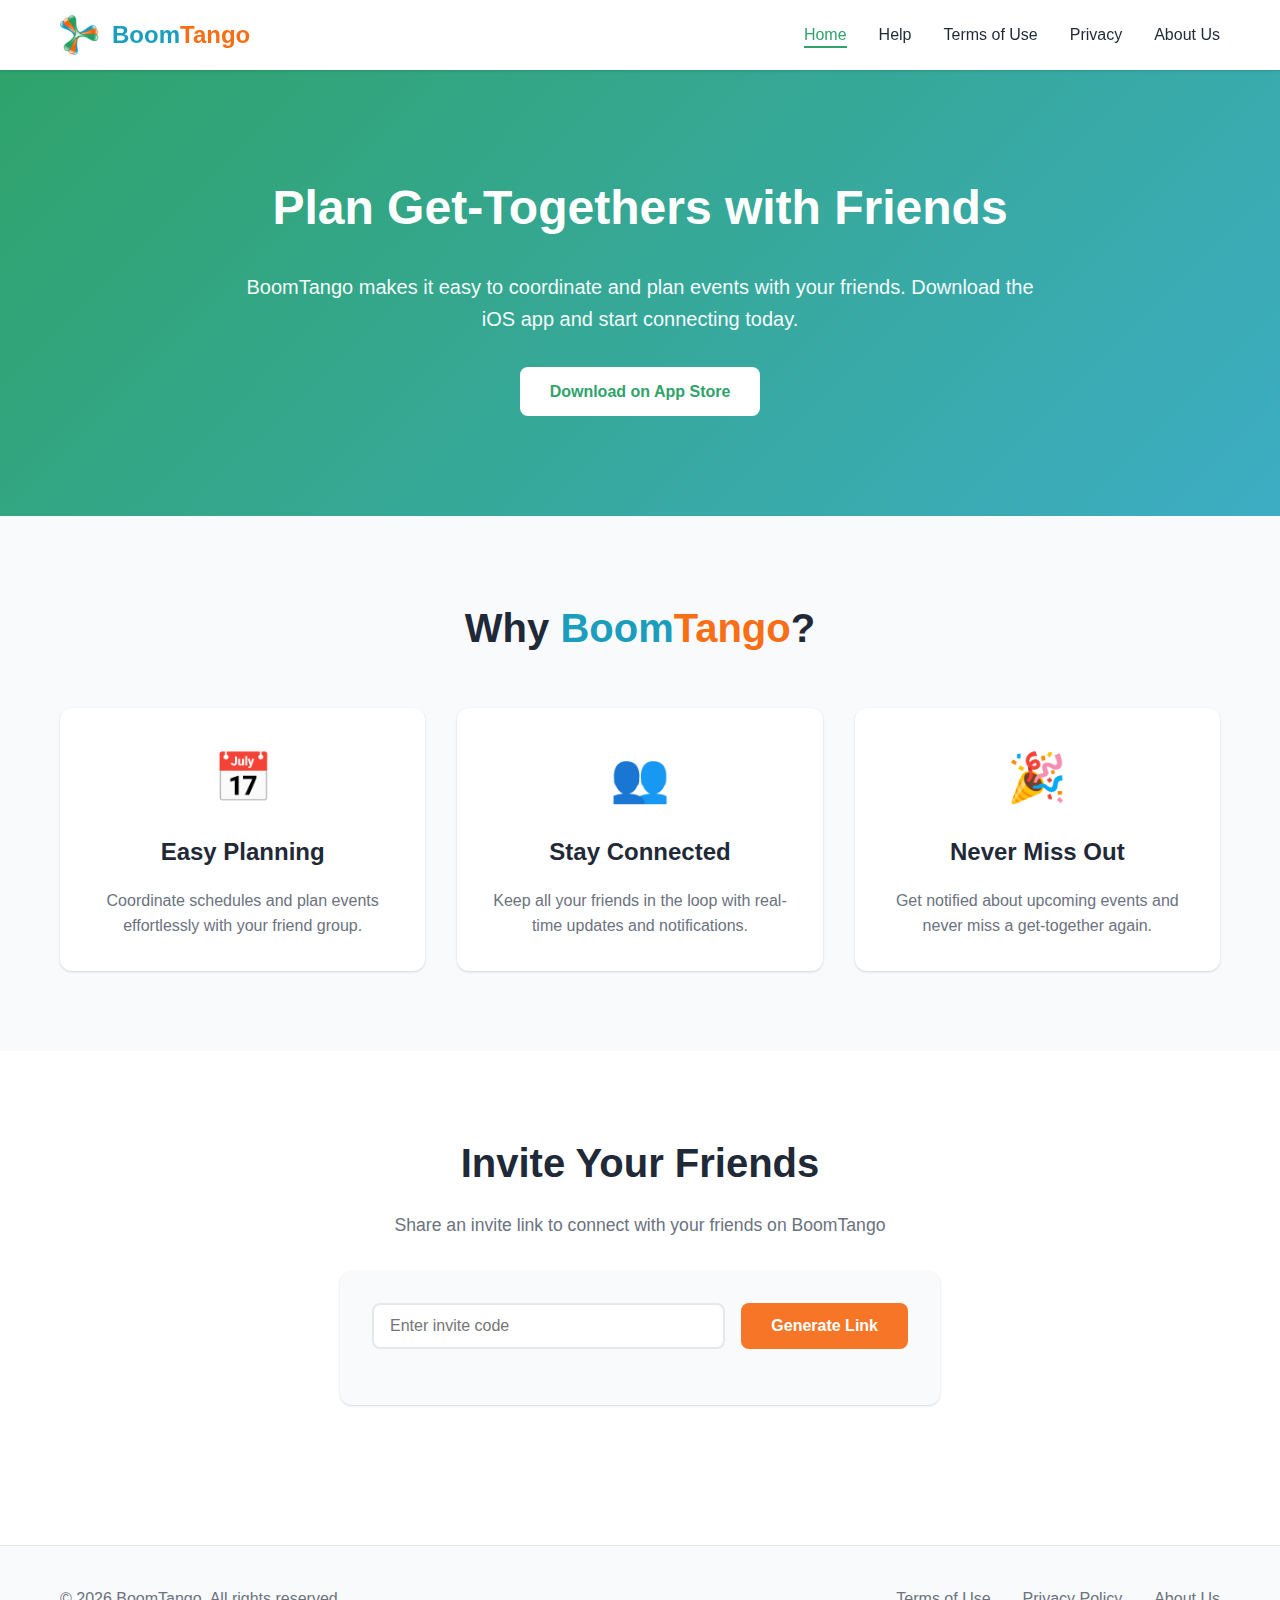
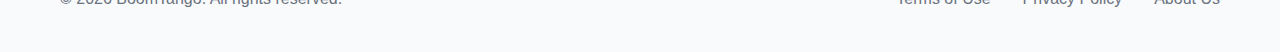
<file: index.html>
<!DOCTYPE html>
<html lang="en">
<head>
    <meta charset="UTF-8">
    <meta name="viewport" content="width=device-width, initial-scale=1.0">
    <title>BoomTango - Plan Get-Togethers with Friends</title>
    <meta name="description" content="BoomTango makes it easy for friends to plan get-togethers. Download the iOS app and start connecting with your friends today.">
    <link rel="icon" type="image/x-icon" href="favicon.ico">
    <link rel="stylesheet" href="styles.css">
</head>
<body>
    <header>
        <nav class="navbar">
            <div class="nav-container">
                <a href="index.html" class="logo">
                    <img src="icon.png" alt="BoomTango Icon">
                    <span class="logo-text"><span class="logo-boom">Boom</span><span class="logo-tango">Tango</span></span>
                </a>
                <ul class="nav-menu">
                    <li><a href="index.html" class="nav-link active">Home</a></li>
                    <li><a href="help.html" class="nav-link">Help</a></li>
                    <li><a href="terms.html" class="nav-link">Terms of Use</a></li>
                    <li><a href="privacy.html" class="nav-link">Privacy</a></li>
                    <li><a href="about.html" class="nav-link">About Us</a></li>
                </ul>
                <button class="mobile-menu-toggle" aria-label="Toggle menu">
                    <span></span>
                    <span></span>
                    <span></span>
                </button>
            </div>
        </nav>
    </header>

    <main>
        <section class="hero">
            <div class="hero-content">
                <h1>Plan Get-Togethers with Friends</h1>
                <p class="hero-subtitle"><span class="logo-boom">Boom</span><span class="logo-tango">Tango</span> makes it easy to coordinate and plan events with your friends. Download the iOS app and start connecting today.</p>
                <div class="cta-buttons">
                    <a href="https://apps.apple.com/app/boomtango" class="btn btn-primary" target="_blank" rel="noopener noreferrer">Download on App Store</a>
                </div>
            </div>
        </section>

        <section class="features">
            <div class="container">
                <h2>Why <span class="logo-boom">Boom</span><span class="logo-tango">Tango</span>?</h2>
                <div class="features-grid">
                    <div class="feature-card">
                        <div class="feature-icon">📅</div>
                        <h3>Easy Planning</h3>
                        <p>Coordinate schedules and plan events effortlessly with your friend group.</p>
                    </div>
                    <div class="feature-card">
                        <div class="feature-icon">👥</div>
                        <h3>Stay Connected</h3>
                        <p>Keep all your friends in the loop with real-time updates and notifications.</p>
                    </div>
                    <div class="feature-card">
                        <div class="feature-icon">🎉</div>
                        <h3>Never Miss Out</h3>
                        <p>Get notified about upcoming events and never miss a get-together again.</p>
                    </div>
                </div>
            </div>
        </section>

        <section class="invite-section">
            <div class="container">
                <h2>Invite Your Friends</h2>
                <p>Share an invite link to connect with your friends on BoomTango</p>
                <div class="invite-container">
                    <div class="invite-input-group">
                        <input type="text" id="inviteCode" placeholder="Enter invite code" class="invite-input">
                        <button onclick="generateInviteLink()" class="btn btn-secondary">Generate Link</button>
                    </div>
                    <div id="inviteResult" class="invite-result"></div>
                </div>
            </div>
        </section>
    </main>

    <footer>
        <div class="container">
            <p>&copy; 2026 BoomTango. All rights reserved.</p>
            <div class="footer-links">
                <a href="terms.html">Terms of Use</a>
                <a href="privacy.html">Privacy Policy</a>
                <a href="about.html">About Us</a>
            </div>
        </div>
    </footer>

    <script src="script.js"></script>
</body>
</html>
</file>
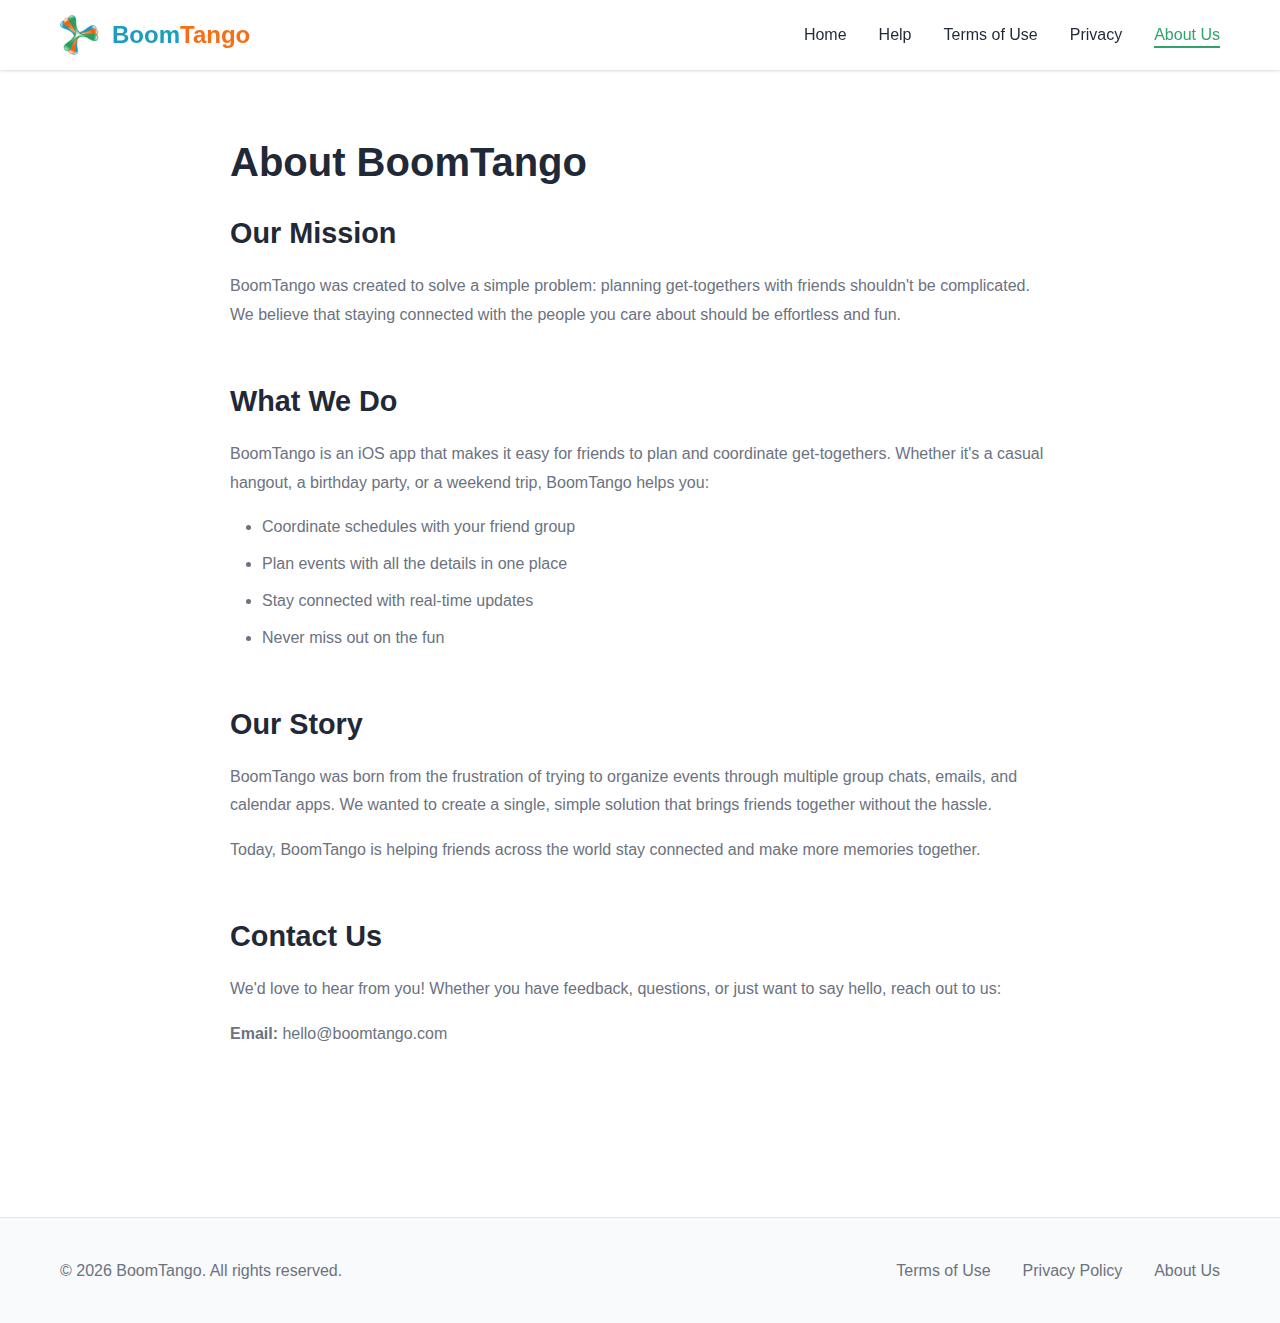
<file: about.html>
<!DOCTYPE html>
<html lang="en">
<head>
    <meta charset="UTF-8">
    <meta name="viewport" content="width=device-width, initial-scale=1.0">
    <title>About Us - BoomTango</title>
    <link rel="icon" type="image/x-icon" href="favicon.ico">
    <link rel="stylesheet" href="styles.css">
</head>
<body>
    <header>
        <nav class="navbar">
            <div class="nav-container">
                <a href="index.html" class="logo">
                    <img src="icon.png" alt="BoomTango Icon">
                    <span class="logo-text"><span class="logo-boom">Boom</span><span class="logo-tango">Tango</span></span>
                </a>
                <ul class="nav-menu">
                    <li><a href="index.html" class="nav-link">Home</a></li>
                    <li><a href="help.html" class="nav-link">Help</a></li>
                    <li><a href="terms.html" class="nav-link">Terms of Use</a></li>
                    <li><a href="privacy.html" class="nav-link">Privacy</a></li>
                    <li><a href="about.html" class="nav-link active">About Us</a></li>
                </ul>
                <button class="mobile-menu-toggle" aria-label="Toggle menu">
                    <span></span>
                    <span></span>
                    <span></span>
                </button>
            </div>
        </nav>
    </header>

    <main>
        <section class="page-content">
            <div class="container">
                <h1>About BoomTango</h1>

                <div class="about-section">
                    <h2>Our Mission</h2>
                    <p>BoomTango was created to solve a simple problem: planning get-togethers with friends shouldn't be complicated. We believe that staying connected with the people you care about should be effortless and fun.</p>
                </div>

                <div class="about-section">
                    <h2>What We Do</h2>
                    <p>BoomTango is an iOS app that makes it easy for friends to plan and coordinate get-togethers. Whether it's a casual hangout, a birthday party, or a weekend trip, BoomTango helps you:</p>
                    <ul>
                        <li>Coordinate schedules with your friend group</li>
                        <li>Plan events with all the details in one place</li>
                        <li>Stay connected with real-time updates</li>
                        <li>Never miss out on the fun</li>
                    </ul>
                </div>

                <div class="about-section">
                    <h2>Our Story</h2>
                    <p>BoomTango was born from the frustration of trying to organize events through multiple group chats, emails, and calendar apps. We wanted to create a single, simple solution that brings friends together without the hassle.</p>
                    <p>Today, BoomTango is helping friends across the world stay connected and make more memories together.</p>
                </div>

                <div class="about-section">
                    <h2>Contact Us</h2>
                    <p>We'd love to hear from you! Whether you have feedback, questions, or just want to say hello, reach out to us:</p>
                    <p><strong>Email:</strong> hello@boomtango.com</p>
                </div>
            </div>
        </section>
    </main>

    <footer>
        <div class="container">
            <p>&copy; 2026 BoomTango. All rights reserved.</p>
            <div class="footer-links">
                <a href="terms.html">Terms of Use</a>
                <a href="privacy.html">Privacy Policy</a>
                <a href="about.html">About Us</a>
            </div>
        </div>
    </footer>

    <script src="script.js"></script>
</body>
</html>
</file>
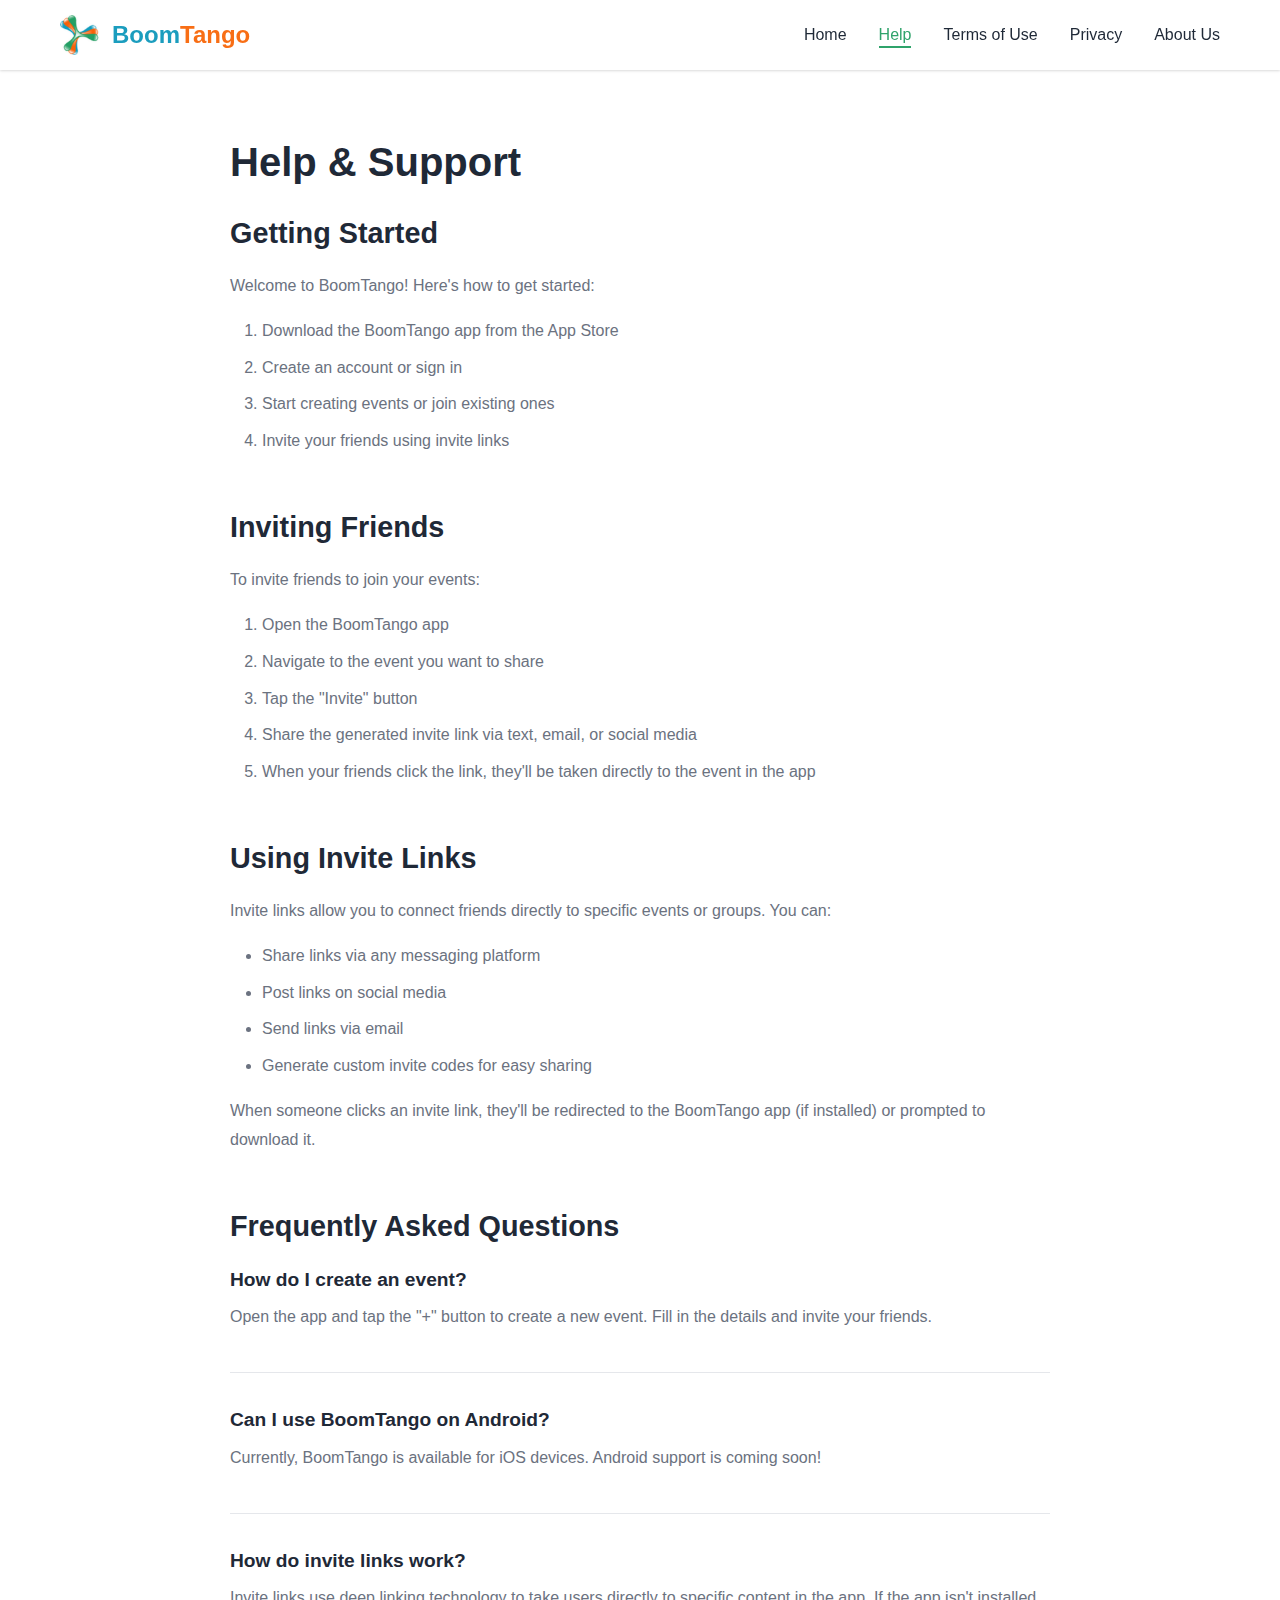
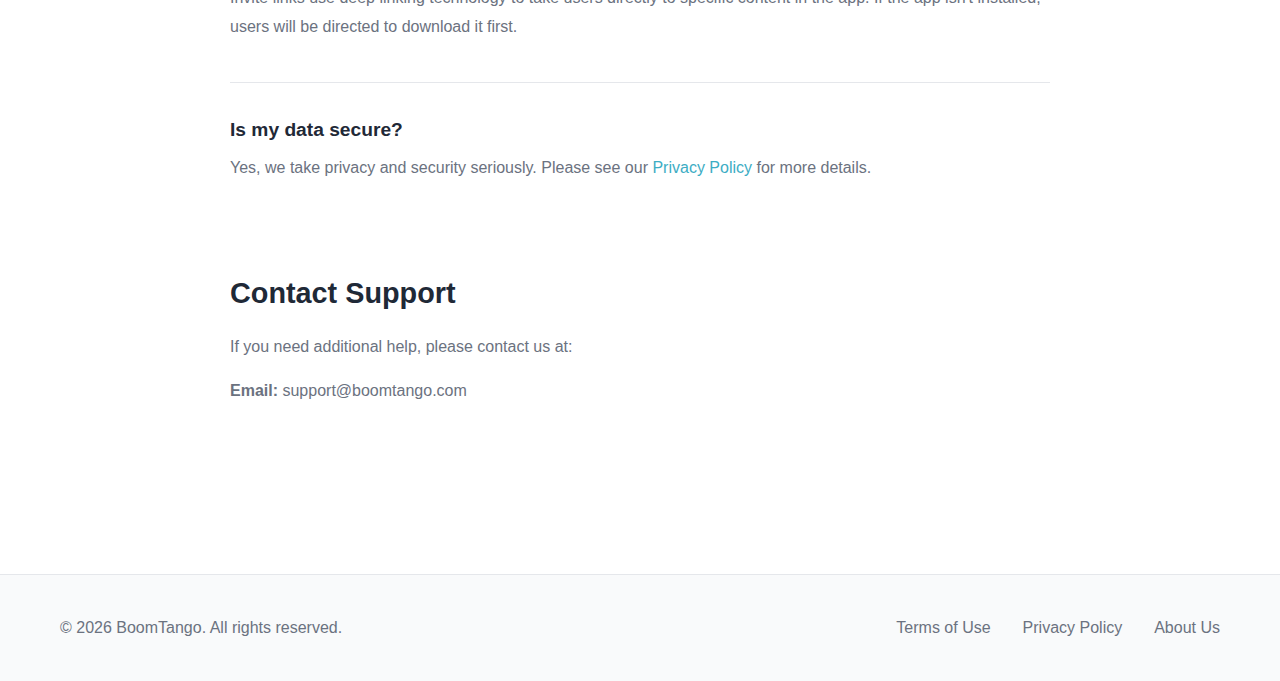
<file: help.html>
<!DOCTYPE html>
<html lang="en">
<head>
    <meta charset="UTF-8">
    <meta name="viewport" content="width=device-width, initial-scale=1.0">
    <title>Help - BoomTango</title>
    <link rel="icon" type="image/x-icon" href="favicon.ico">
    <link rel="stylesheet" href="styles.css">
</head>
<body>
    <header>
        <nav class="navbar">
            <div class="nav-container">
                <a href="index.html" class="logo">
                    <img src="icon.png" alt="BoomTango Icon">
                    <span class="logo-text"><span class="logo-boom">Boom</span><span class="logo-tango">Tango</span></span>
                </a>
                <ul class="nav-menu">
                    <li><a href="index.html" class="nav-link">Home</a></li>
                    <li><a href="help.html" class="nav-link active">Help</a></li>
                    <li><a href="terms.html" class="nav-link">Terms of Use</a></li>
                    <li><a href="privacy.html" class="nav-link">Privacy</a></li>
                    <li><a href="about.html" class="nav-link">About Us</a></li>
                </ul>
                <button class="mobile-menu-toggle" aria-label="Toggle menu">
                    <span></span>
                    <span></span>
                    <span></span>
                </button>
            </div>
        </nav>
    </header>

    <main>
        <section class="page-content">
            <div class="container">
                <h1>Help & Support</h1>
                
                <div class="help-section">
                    <h2>Getting Started</h2>
                    <p>Welcome to BoomTango! Here's how to get started:</p>
                    <ol>
                        <li>Download the BoomTango app from the App Store</li>
                        <li>Create an account or sign in</li>
                        <li>Start creating events or join existing ones</li>
                        <li>Invite your friends using invite links</li>
                    </ol>
                </div>

                <div class="help-section">
                    <h2>Inviting Friends</h2>
                    <p>To invite friends to join your events:</p>
                    <ol>
                        <li>Open the BoomTango app</li>
                        <li>Navigate to the event you want to share</li>
                        <li>Tap the "Invite" button</li>
                        <li>Share the generated invite link via text, email, or social media</li>
                        <li>When your friends click the link, they'll be taken directly to the event in the app</li>
                    </ol>
                </div>

                <div class="help-section">
                    <h2>Using Invite Links</h2>
                    <p>Invite links allow you to connect friends directly to specific events or groups. You can:</p>
                    <ul>
                        <li>Share links via any messaging platform</li>
                        <li>Post links on social media</li>
                        <li>Send links via email</li>
                        <li>Generate custom invite codes for easy sharing</li>
                    </ul>
                    <p>When someone clicks an invite link, they'll be redirected to the BoomTango app (if installed) or prompted to download it.</p>
                </div>

                <div class="help-section">
                    <h2>Frequently Asked Questions</h2>
                    
                    <div class="faq-item">
                        <h3>How do I create an event?</h3>
                        <p>Open the app and tap the "+" button to create a new event. Fill in the details and invite your friends.</p>
                    </div>

                    <div class="faq-item">
                        <h3>Can I use BoomTango on Android?</h3>
                        <p>Currently, BoomTango is available for iOS devices. Android support is coming soon!</p>
                    </div>

                    <div class="faq-item">
                        <h3>How do invite links work?</h3>
                        <p>Invite links use deep linking technology to take users directly to specific content in the app. If the app isn't installed, users will be directed to download it first.</p>
                    </div>

                    <div class="faq-item">
                        <h3>Is my data secure?</h3>
                        <p>Yes, we take privacy and security seriously. Please see our <a href="privacy.html">Privacy Policy</a> for more details.</p>
                    </div>
                </div>

                <div class="help-section">
                    <h2>Contact Support</h2>
                    <p>If you need additional help, please contact us at:</p>
                    <p><strong>Email:</strong> support@boomtango.com</p>
                </div>
            </div>
        </section>
    </main>

    <footer>
        <div class="container">
            <p>&copy; 2026 BoomTango. All rights reserved.</p>
            <div class="footer-links">
                <a href="terms.html">Terms of Use</a>
                <a href="privacy.html">Privacy Policy</a>
                <a href="about.html">About Us</a>
            </div>
        </div>
    </footer>

    <script src="script.js"></script>
</body>
</html>
</file>
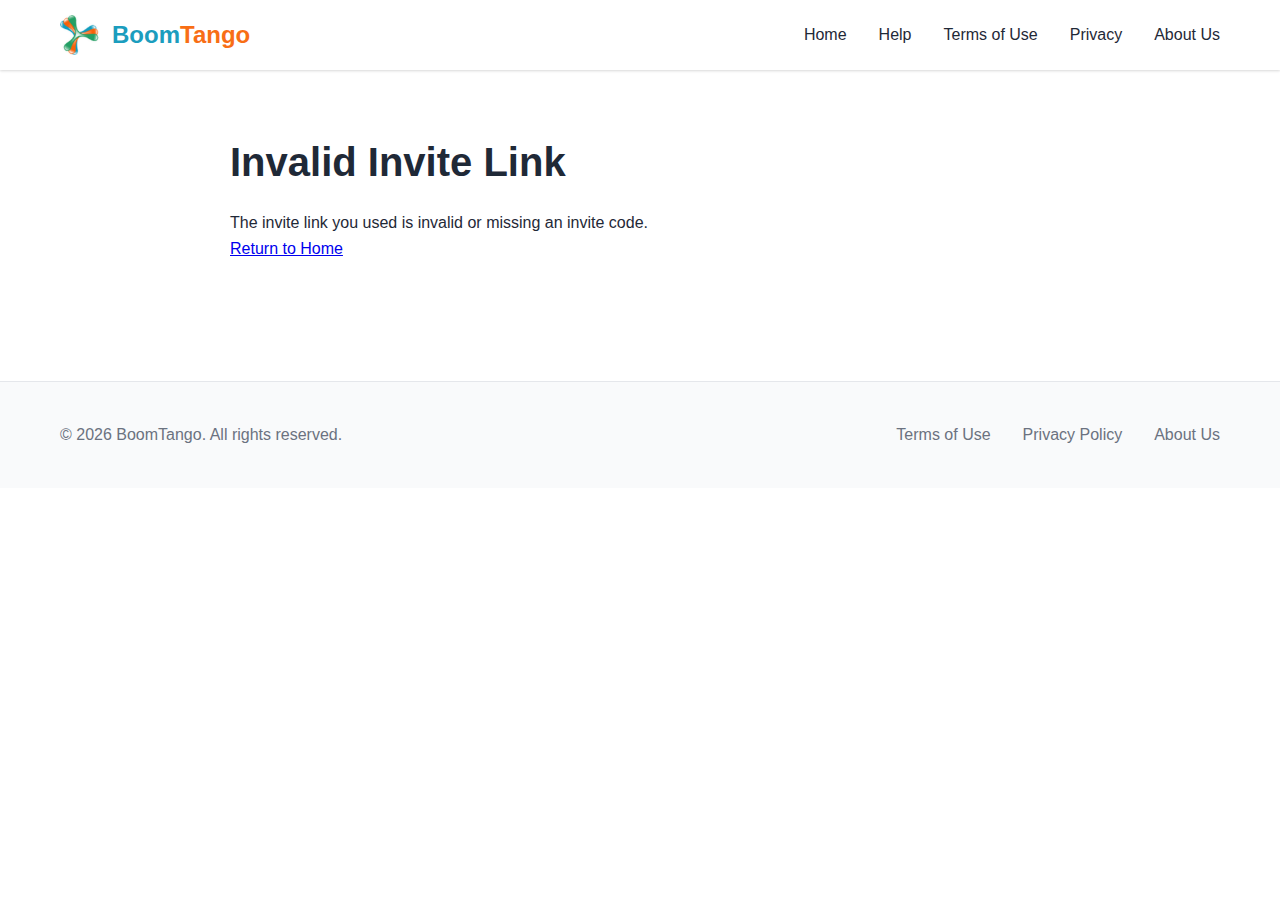
<file: invite.html>
<!DOCTYPE html>
<html lang="en">
<head>
    <meta charset="UTF-8">
    <meta name="viewport" content="width=device-width, initial-scale=1.0">
    <title>Join BoomTango - Invite</title>
    <link rel="icon" type="image/x-icon" href="favicon.ico">
    <link rel="stylesheet" href="styles.css">
</head>
<body>
    <header>
        <nav class="navbar">
            <div class="nav-container">
                <a href="index.html" class="logo">
                    <img src="icon.png" alt="BoomTango Icon">
                    <span class="logo-text"><span class="logo-boom">Boom</span><span class="logo-tango">Tango</span></span>
                </a>
                <ul class="nav-menu">
                    <li><a href="index.html" class="nav-link">Home</a></li>
                    <li><a href="help.html" class="nav-link">Help</a></li>
                    <li><a href="terms.html" class="nav-link">Terms of Use</a></li>
                    <li><a href="privacy.html" class="nav-link">Privacy</a></li>
                    <li><a href="about.html" class="nav-link">About Us</a></li>
                </ul>
                <button class="mobile-menu-toggle" aria-label="Toggle menu">
                    <span></span>
                    <span></span>
                    <span></span>
                </button>
            </div>
        </nav>
    </header>

    <main>
        <section class="page-content">
            <div class="container">
                <div id="inviteContent">
                    <h1>Joining BoomTango...</h1>
                    <p>Opening the app for you...</p>
                    <div style="text-align: center; margin-top: 2rem;">
                        <div style="font-size: 3rem; margin-bottom: 1rem;">📱</div>
                        <p>If the app doesn't open automatically, <a href="https://apps.apple.com/app/boomtango" target="_blank" rel="noopener noreferrer">download BoomTango from the App Store</a>.</p>
                    </div>
                </div>
            </div>
        </section>
    </main>

    <footer>
        <div class="container">
            <p>&copy; 2026 BoomTango. All rights reserved.</p>
            <div class="footer-links">
                <a href="terms.html">Terms of Use</a>
                <a href="privacy.html">Privacy Policy</a>
                <a href="about.html">About Us</a>
            </div>
        </div>
    </footer>

    <script src="script.js"></script>
    <script>
        // Handle invite code from URL
        document.addEventListener('DOMContentLoaded', function() {
            // Get invite code from URL path or query parameter
            const path = window.location.pathname;
            const urlParams = new URLSearchParams(window.location.search);
            
            let inviteCode = urlParams.get('code');
            
            // If no code in query, try to extract from path
            if (!inviteCode) {
                const pathMatch = path.match(/\/invite\/(.+)$/);
                if (pathMatch) {
                    inviteCode = decodeURIComponent(pathMatch[1]);
                }
            }
            
            if (inviteCode) {
                // With Universal Links, we just need to wait
                // The system will automatically open the app if configured
                // If not configured, try fallback to custom scheme
                handleUniversalLink(inviteCode);
            } else {
                document.getElementById('inviteContent').innerHTML = `
                    <h1>Invalid Invite Link</h1>
                    <p>The invite link you used is invalid or missing an invite code.</p>
                    <p><a href="index.html">Return to Home</a></p>
                `;
            }
        });

        // Handle Universal Link (iOS/Android will intercept if configured)
        function handleUniversalLink(inviteCode) {
            // Universal Links work automatically - if the app is installed and configured,
            // iOS/Android will intercept the HTTPS link and open the app directly
            // No JavaScript redirect needed!
            
            // However, if Universal Links aren't set up yet, try fallback to custom scheme
            setTimeout(function() {
                // If we're still here after a moment and Universal Links didn't work,
                // try the custom scheme as fallback
                if (document.hasFocus()) {
                    // Try custom scheme fallback
                    const deepLink = `boomtango://invite/${encodeURIComponent(inviteCode)}`;
                    window.location.href = deepLink;
                    
                    // Final fallback: show download page after 2 seconds
                    setTimeout(function() {
                        if (document.hasFocus()) {
                            showDownloadPage(inviteCode);
                        }
                    }, 2000);
                }
            }, 500);
        }

        function showDownloadPage(inviteCode) {
            const inviteContent = document.getElementById('inviteContent');
            inviteContent.innerHTML = `
                <h1>Get BoomTango</h1>
                <p>To accept this friend invitation, install the BoomTango app:</p>
                <div style="text-align: center; margin-top: 2rem;">
                    <a href="https://apps.apple.com/app/boomtango" class="btn btn-primary" target="_blank" rel="noopener noreferrer" style="margin: 0.5rem;">Download on App Store</a>
                </div>
                <p style="margin-top: 2rem; font-size: 0.9rem; color: var(--text-light);">
                    After installing, open this link again to accept the invitation.
                </p>
            `;
        }
    </script>
</body>
</html>
</file>
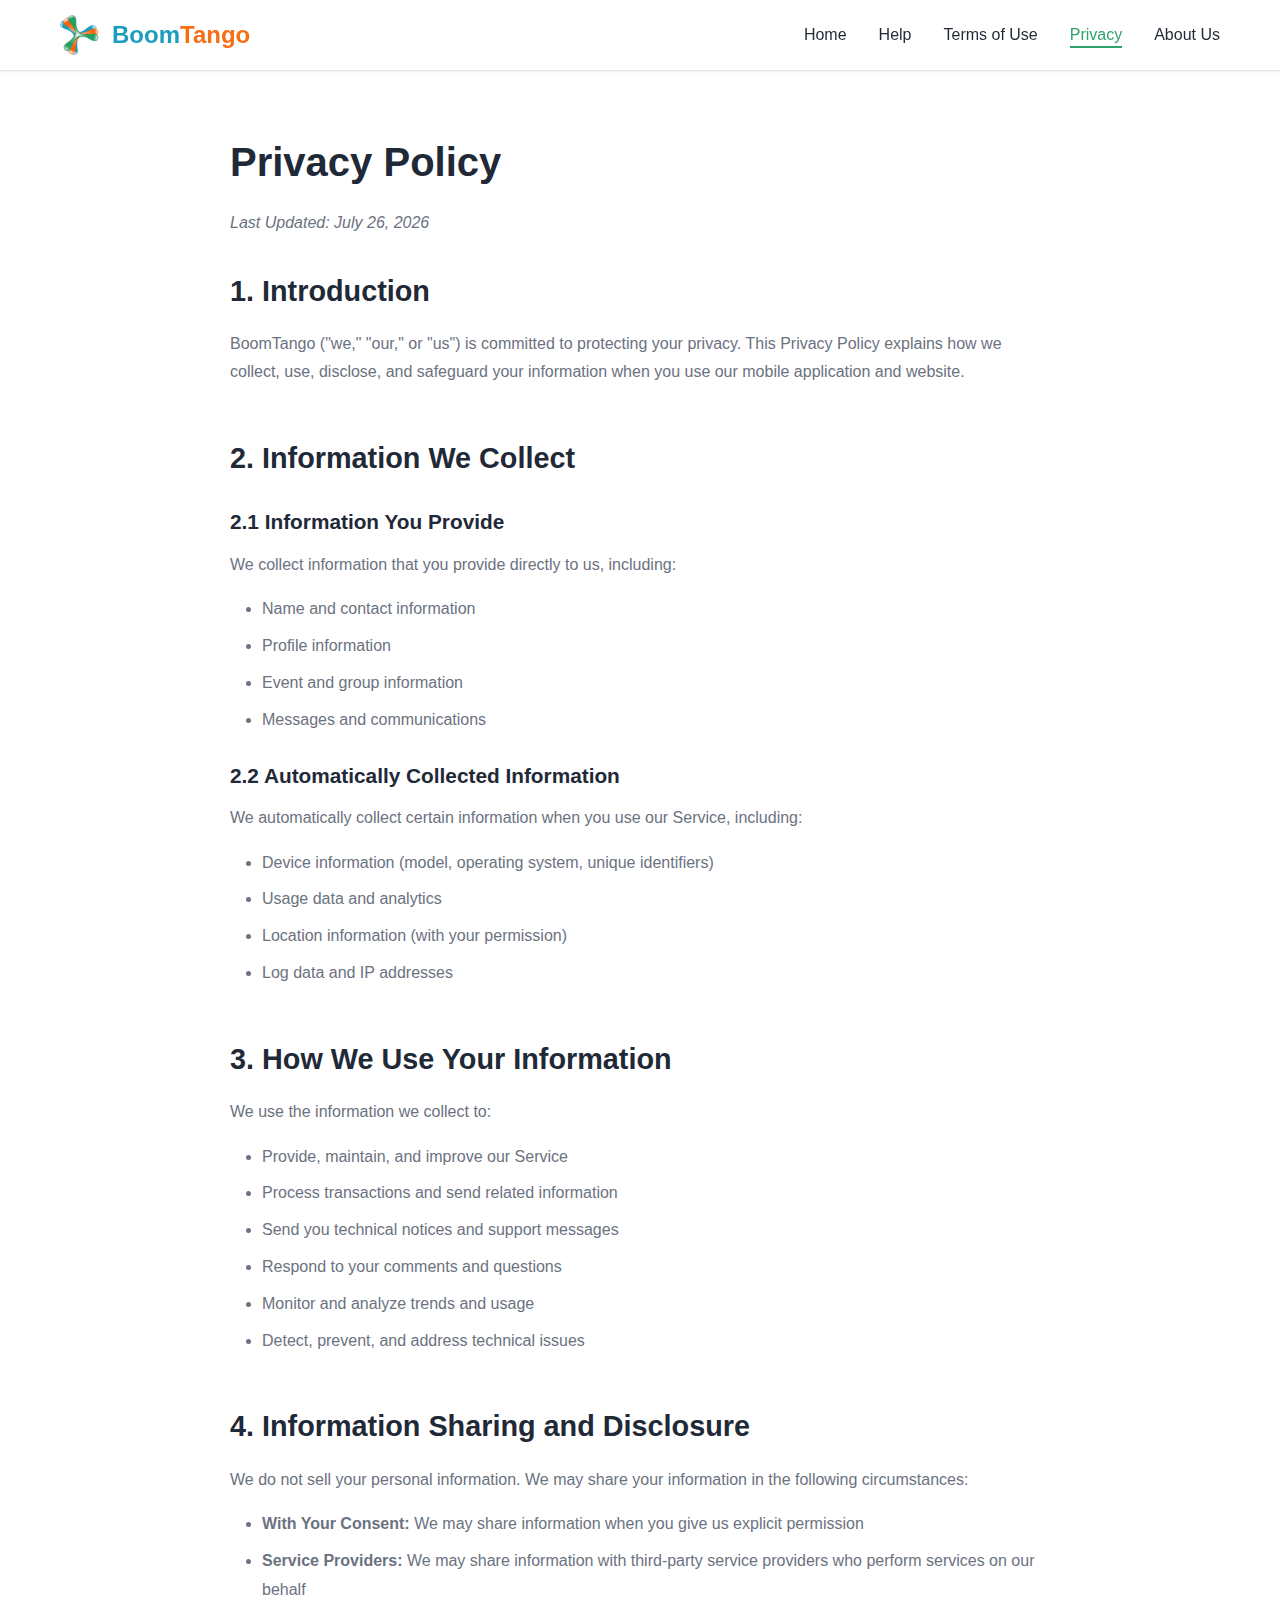
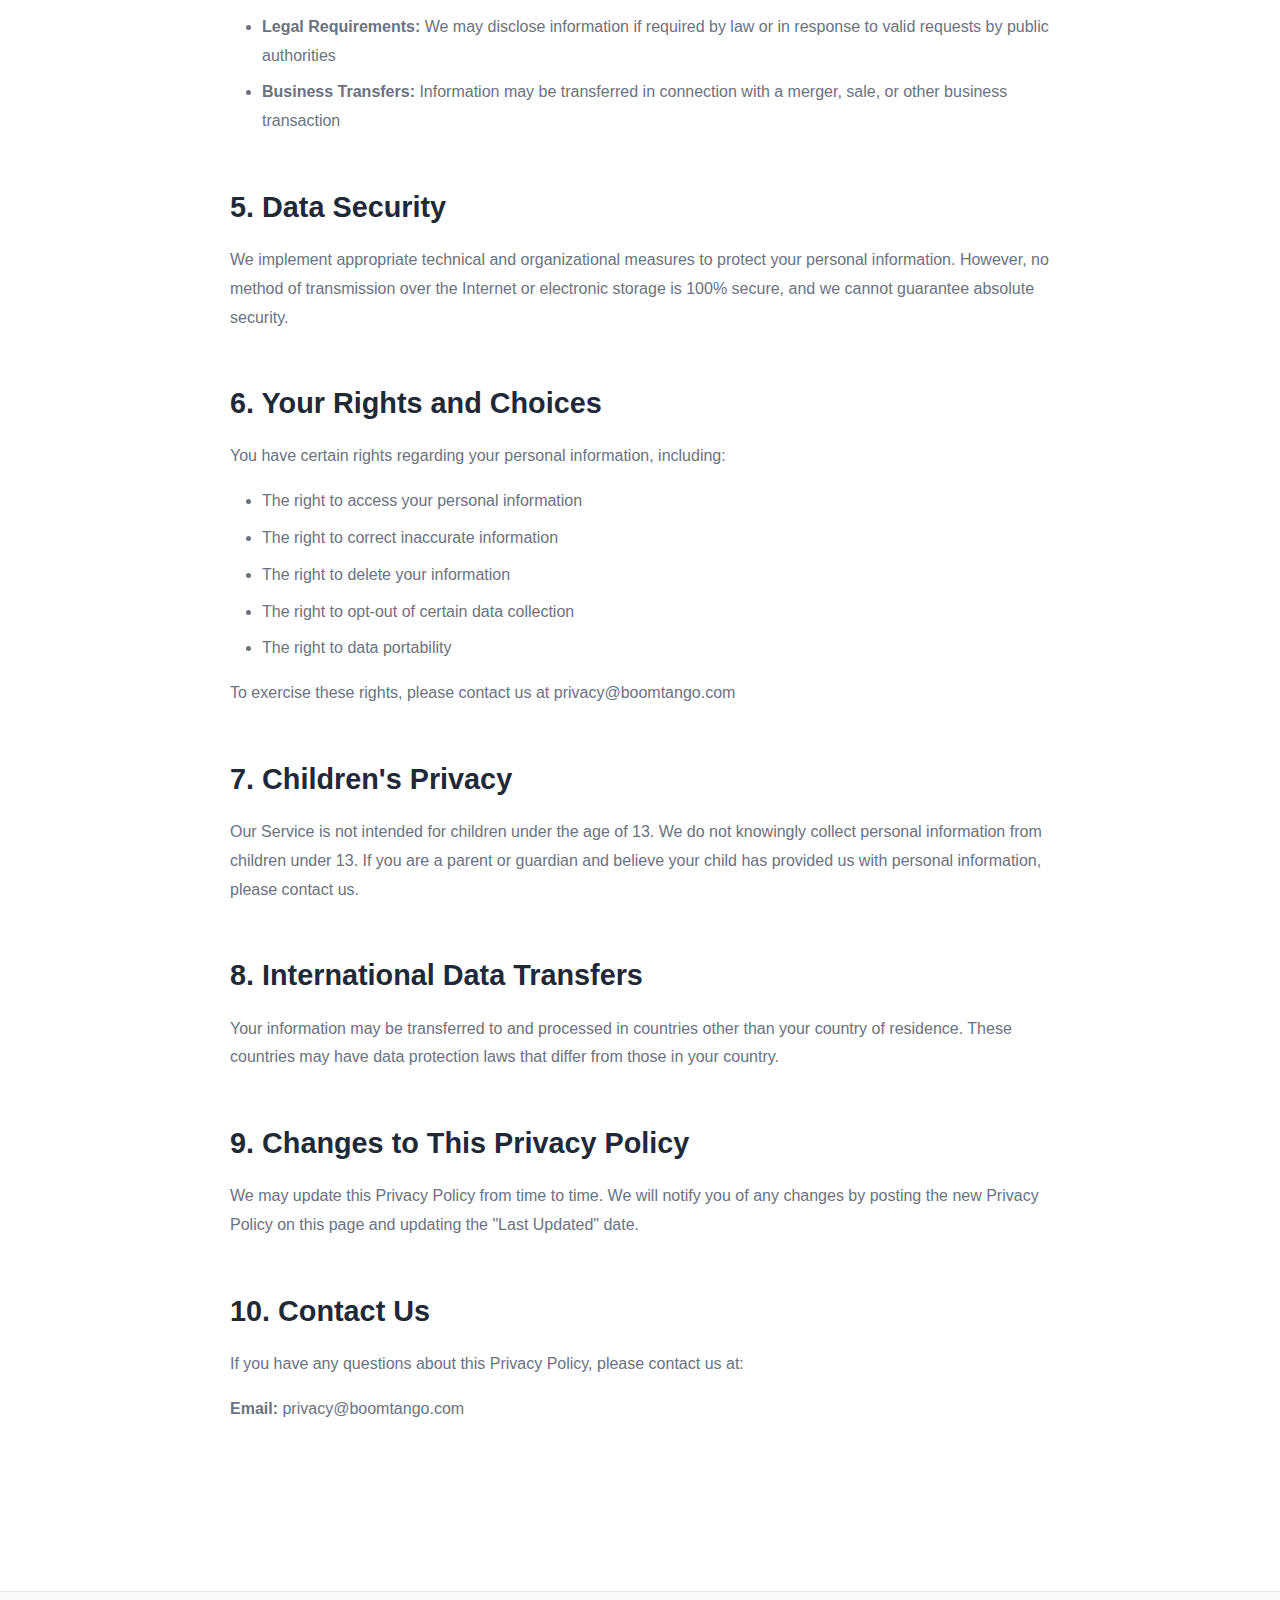
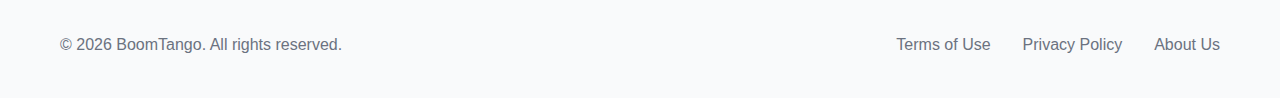
<file: privacy.html>
<!DOCTYPE html>
<html lang="en">
<head>
    <meta charset="UTF-8">
    <meta name="viewport" content="width=device-width, initial-scale=1.0">
    <title>Privacy Policy - BoomTango</title>
    <link rel="icon" type="image/x-icon" href="favicon.ico">
    <link rel="stylesheet" href="styles.css">
</head>
<body>
    <header>
        <nav class="navbar">
            <div class="nav-container">
                <a href="index.html" class="logo">
                    <img src="icon.png" alt="BoomTango Icon">
                    <span class="logo-text"><span class="logo-boom">Boom</span><span class="logo-tango">Tango</span></span>
                </a>
                <ul class="nav-menu">
                    <li><a href="index.html" class="nav-link">Home</a></li>
                    <li><a href="help.html" class="nav-link">Help</a></li>
                    <li><a href="terms.html" class="nav-link">Terms of Use</a></li>
                    <li><a href="privacy.html" class="nav-link active">Privacy</a></li>
                    <li><a href="about.html" class="nav-link">About Us</a></li>
                </ul>
                <button class="mobile-menu-toggle" aria-label="Toggle menu">
                    <span></span>
                    <span></span>
                    <span></span>
                </button>
            </div>
        </nav>
    </header>

    <main>
        <section class="page-content">
            <div class="container">
                <h1>Privacy Policy</h1>
                <p class="last-updated">Last Updated: <span id="currentDate"></span></p>

                <div class="legal-section">
                    <h2>1. Introduction</h2>
                    <p>BoomTango ("we," "our," or "us") is committed to protecting your privacy. This Privacy Policy explains how we collect, use, disclose, and safeguard your information when you use our mobile application and website.</p>
                </div>

                <div class="legal-section">
                    <h2>2. Information We Collect</h2>
                    <h3>2.1 Information You Provide</h3>
                    <p>We collect information that you provide directly to us, including:</p>
                    <ul>
                        <li>Name and contact information</li>
                        <li>Profile information</li>
                        <li>Event and group information</li>
                        <li>Messages and communications</li>
                    </ul>

                    <h3>2.2 Automatically Collected Information</h3>
                    <p>We automatically collect certain information when you use our Service, including:</p>
                    <ul>
                        <li>Device information (model, operating system, unique identifiers)</li>
                        <li>Usage data and analytics</li>
                        <li>Location information (with your permission)</li>
                        <li>Log data and IP addresses</li>
                    </ul>
                </div>

                <div class="legal-section">
                    <h2>3. How We Use Your Information</h2>
                    <p>We use the information we collect to:</p>
                    <ul>
                        <li>Provide, maintain, and improve our Service</li>
                        <li>Process transactions and send related information</li>
                        <li>Send you technical notices and support messages</li>
                        <li>Respond to your comments and questions</li>
                        <li>Monitor and analyze trends and usage</li>
                        <li>Detect, prevent, and address technical issues</li>
                    </ul>
                </div>

                <div class="legal-section">
                    <h2>4. Information Sharing and Disclosure</h2>
                    <p>We do not sell your personal information. We may share your information in the following circumstances:</p>
                    <ul>
                        <li><strong>With Your Consent:</strong> We may share information when you give us explicit permission</li>
                        <li><strong>Service Providers:</strong> We may share information with third-party service providers who perform services on our behalf</li>
                        <li><strong>Legal Requirements:</strong> We may disclose information if required by law or in response to valid requests by public authorities</li>
                        <li><strong>Business Transfers:</strong> Information may be transferred in connection with a merger, sale, or other business transaction</li>
                    </ul>
                </div>

                <div class="legal-section">
                    <h2>5. Data Security</h2>
                    <p>We implement appropriate technical and organizational measures to protect your personal information. However, no method of transmission over the Internet or electronic storage is 100% secure, and we cannot guarantee absolute security.</p>
                </div>

                <div class="legal-section">
                    <h2>6. Your Rights and Choices</h2>
                    <p>You have certain rights regarding your personal information, including:</p>
                    <ul>
                        <li>The right to access your personal information</li>
                        <li>The right to correct inaccurate information</li>
                        <li>The right to delete your information</li>
                        <li>The right to opt-out of certain data collection</li>
                        <li>The right to data portability</li>
                    </ul>
                    <p>To exercise these rights, please contact us at privacy@boomtango.com</p>
                </div>

                <div class="legal-section">
                    <h2>7. Children's Privacy</h2>
                    <p>Our Service is not intended for children under the age of 13. We do not knowingly collect personal information from children under 13. If you are a parent or guardian and believe your child has provided us with personal information, please contact us.</p>
                </div>

                <div class="legal-section">
                    <h2>8. International Data Transfers</h2>
                    <p>Your information may be transferred to and processed in countries other than your country of residence. These countries may have data protection laws that differ from those in your country.</p>
                </div>

                <div class="legal-section">
                    <h2>9. Changes to This Privacy Policy</h2>
                    <p>We may update this Privacy Policy from time to time. We will notify you of any changes by posting the new Privacy Policy on this page and updating the "Last Updated" date.</p>
                </div>

                <div class="legal-section">
                    <h2>10. Contact Us</h2>
                    <p>If you have any questions about this Privacy Policy, please contact us at:</p>
                    <p><strong>Email:</strong> privacy@boomtango.com</p>
                </div>
            </div>
        </section>
    </main>

    <footer>
        <div class="container">
            <p>&copy; 2026 BoomTango. All rights reserved.</p>
            <div class="footer-links">
                <a href="terms.html">Terms of Use</a>
                <a href="privacy.html">Privacy Policy</a>
                <a href="about.html">About Us</a>
            </div>
        </div>
    </footer>

    <script src="script.js"></script>
    <script>
        document.getElementById('currentDate').textContent = new Date().toLocaleDateString('en-US', { year: 'numeric', month: 'long', day: 'numeric' });
    </script>
</body>
</html>
</file>
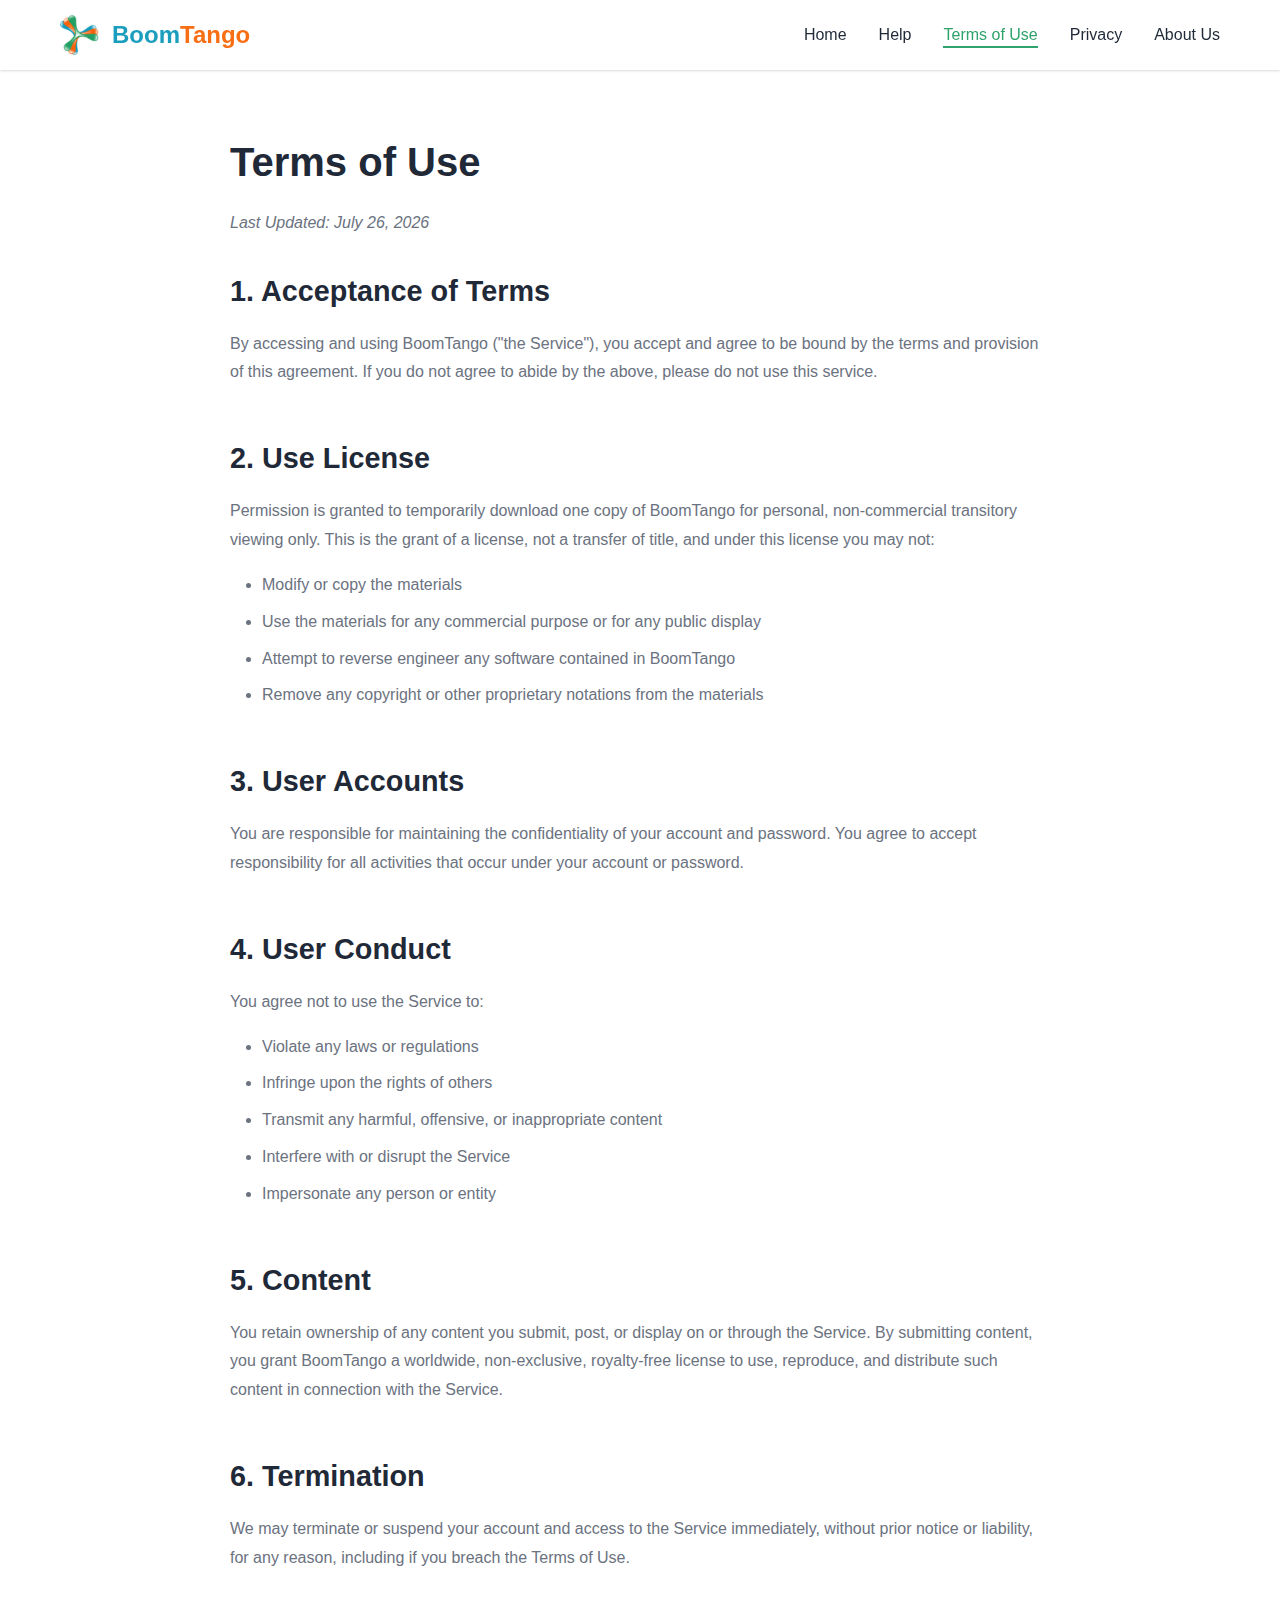
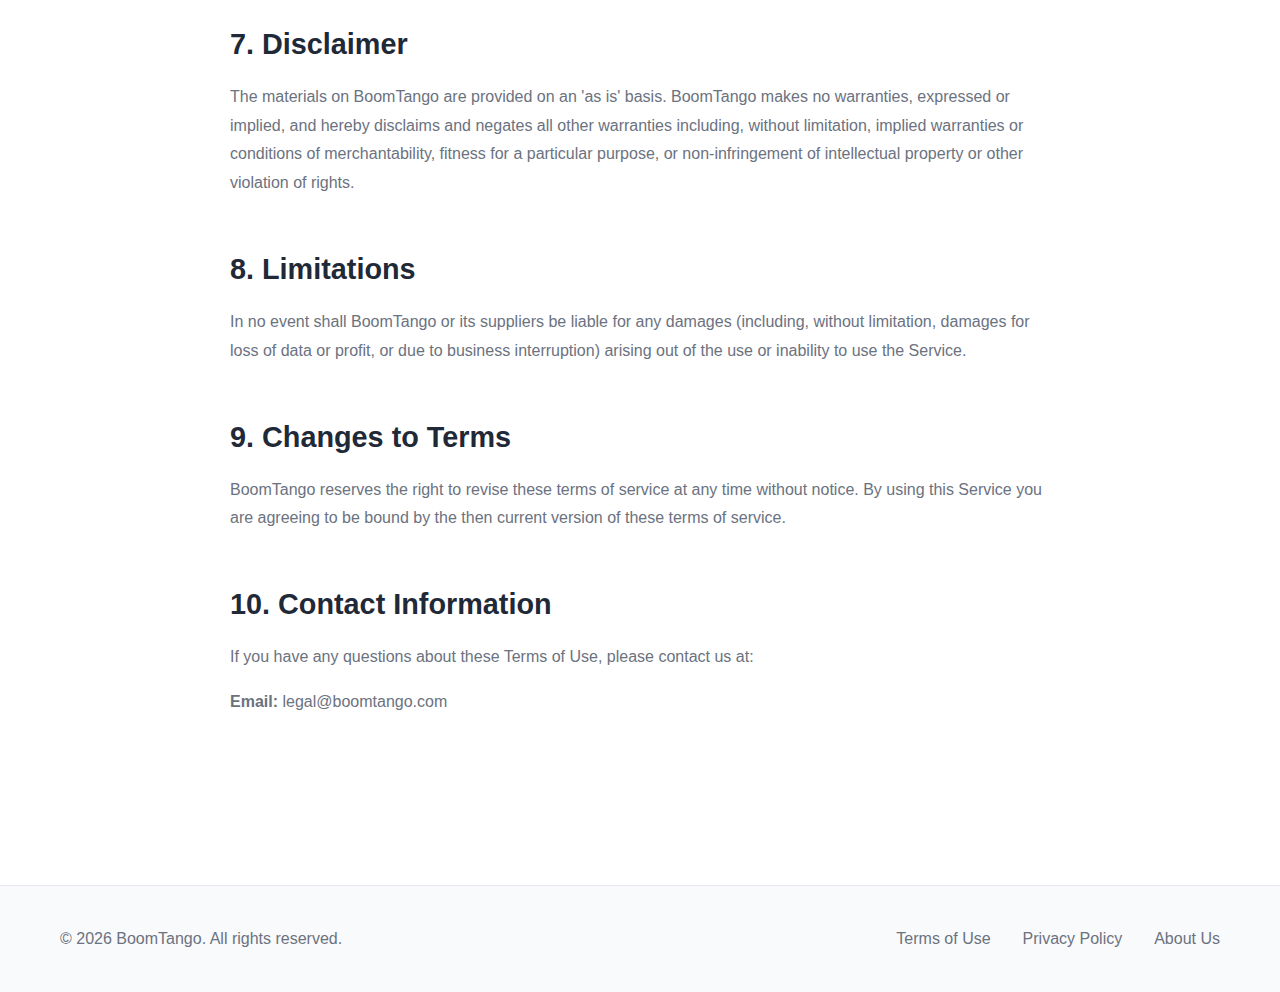
<file: terms.html>
<!DOCTYPE html>
<html lang="en">
<head>
    <meta charset="UTF-8">
    <meta name="viewport" content="width=device-width, initial-scale=1.0">
    <title>Terms of Use - BoomTango</title>
    <link rel="icon" type="image/x-icon" href="favicon.ico">
    <link rel="stylesheet" href="styles.css">
</head>
<body>
    <header>
        <nav class="navbar">
            <div class="nav-container">
                <a href="index.html" class="logo">
                    <img src="icon.png" alt="BoomTango Icon">
                    <span class="logo-text"><span class="logo-boom">Boom</span><span class="logo-tango">Tango</span></span>
                </a>
                <ul class="nav-menu">
                    <li><a href="index.html" class="nav-link">Home</a></li>
                    <li><a href="help.html" class="nav-link">Help</a></li>
                    <li><a href="terms.html" class="nav-link active">Terms of Use</a></li>
                    <li><a href="privacy.html" class="nav-link">Privacy</a></li>
                    <li><a href="about.html" class="nav-link">About Us</a></li>
                </ul>
                <button class="mobile-menu-toggle" aria-label="Toggle menu">
                    <span></span>
                    <span></span>
                    <span></span>
                </button>
            </div>
        </nav>
    </header>

    <main>
        <section class="page-content">
            <div class="container">
                <h1>Terms of Use</h1>
                <p class="last-updated">Last Updated: <span id="currentDate"></span></p>

                <div class="legal-section">
                    <h2>1. Acceptance of Terms</h2>
                    <p>By accessing and using BoomTango ("the Service"), you accept and agree to be bound by the terms and provision of this agreement. If you do not agree to abide by the above, please do not use this service.</p>
                </div>

                <div class="legal-section">
                    <h2>2. Use License</h2>
                    <p>Permission is granted to temporarily download one copy of BoomTango for personal, non-commercial transitory viewing only. This is the grant of a license, not a transfer of title, and under this license you may not:</p>
                    <ul>
                        <li>Modify or copy the materials</li>
                        <li>Use the materials for any commercial purpose or for any public display</li>
                        <li>Attempt to reverse engineer any software contained in BoomTango</li>
                        <li>Remove any copyright or other proprietary notations from the materials</li>
                    </ul>
                </div>

                <div class="legal-section">
                    <h2>3. User Accounts</h2>
                    <p>You are responsible for maintaining the confidentiality of your account and password. You agree to accept responsibility for all activities that occur under your account or password.</p>
                </div>

                <div class="legal-section">
                    <h2>4. User Conduct</h2>
                    <p>You agree not to use the Service to:</p>
                    <ul>
                        <li>Violate any laws or regulations</li>
                        <li>Infringe upon the rights of others</li>
                        <li>Transmit any harmful, offensive, or inappropriate content</li>
                        <li>Interfere with or disrupt the Service</li>
                        <li>Impersonate any person or entity</li>
                    </ul>
                </div>

                <div class="legal-section">
                    <h2>5. Content</h2>
                    <p>You retain ownership of any content you submit, post, or display on or through the Service. By submitting content, you grant BoomTango a worldwide, non-exclusive, royalty-free license to use, reproduce, and distribute such content in connection with the Service.</p>
                </div>

                <div class="legal-section">
                    <h2>6. Termination</h2>
                    <p>We may terminate or suspend your account and access to the Service immediately, without prior notice or liability, for any reason, including if you breach the Terms of Use.</p>
                </div>

                <div class="legal-section">
                    <h2>7. Disclaimer</h2>
                    <p>The materials on BoomTango are provided on an 'as is' basis. BoomTango makes no warranties, expressed or implied, and hereby disclaims and negates all other warranties including, without limitation, implied warranties or conditions of merchantability, fitness for a particular purpose, or non-infringement of intellectual property or other violation of rights.</p>
                </div>

                <div class="legal-section">
                    <h2>8. Limitations</h2>
                    <p>In no event shall BoomTango or its suppliers be liable for any damages (including, without limitation, damages for loss of data or profit, or due to business interruption) arising out of the use or inability to use the Service.</p>
                </div>

                <div class="legal-section">
                    <h2>9. Changes to Terms</h2>
                    <p>BoomTango reserves the right to revise these terms of service at any time without notice. By using this Service you are agreeing to be bound by the then current version of these terms of service.</p>
                </div>

                <div class="legal-section">
                    <h2>10. Contact Information</h2>
                    <p>If you have any questions about these Terms of Use, please contact us at:</p>
                    <p><strong>Email:</strong> legal@boomtango.com</p>
                </div>
            </div>
        </section>
    </main>

    <footer>
        <div class="container">
            <p>&copy; 2026 BoomTango. All rights reserved.</p>
            <div class="footer-links">
                <a href="terms.html">Terms of Use</a>
                <a href="privacy.html">Privacy Policy</a>
                <a href="about.html">About Us</a>
            </div>
        </div>
    </footer>

    <script src="script.js"></script>
    <script>
        document.getElementById('currentDate').textContent = new Date().toLocaleDateString('en-US', { year: 'numeric', month: 'long', day: 'numeric' });
    </script>
</body>
</html>
</file>
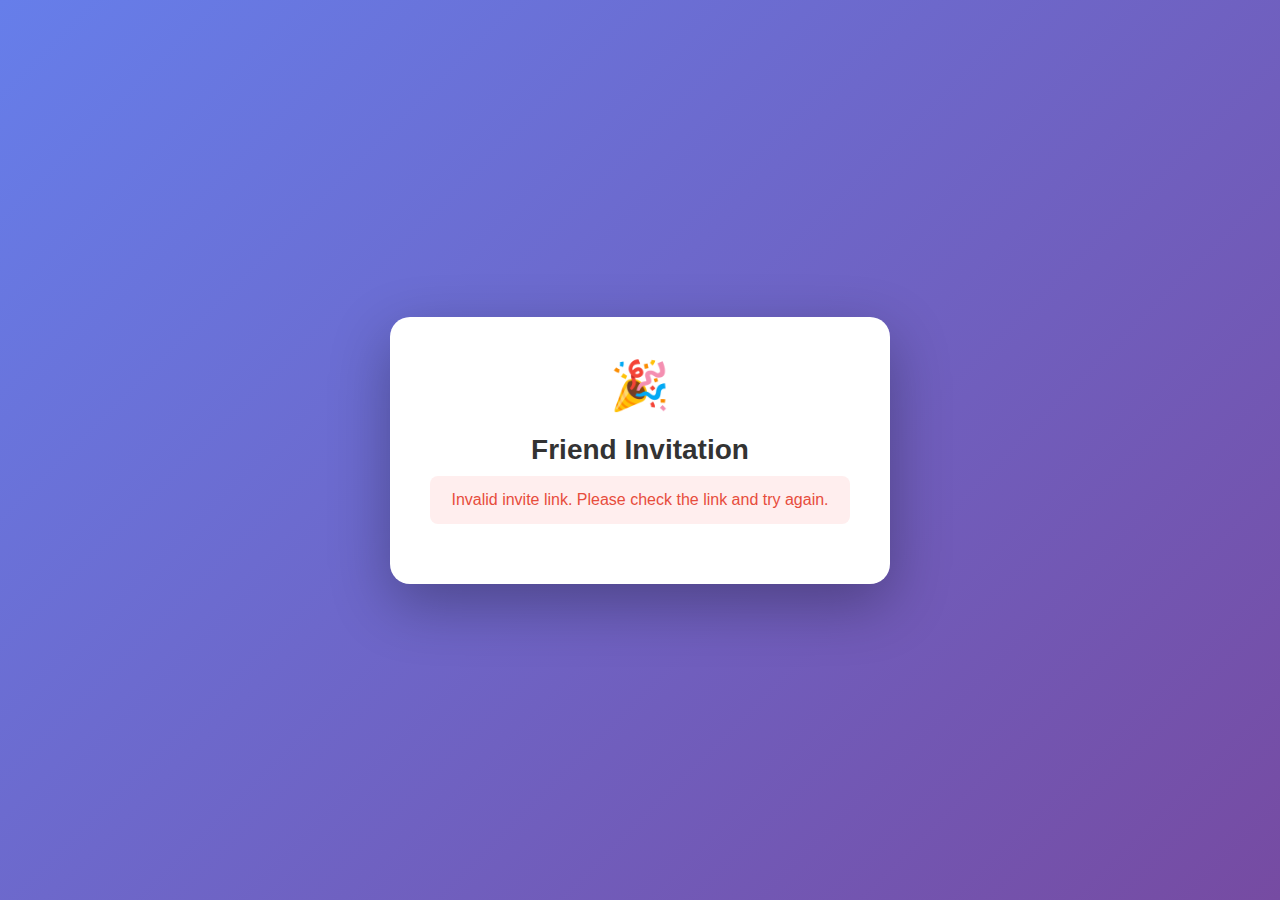
<file: web-invite-example.html>
<!DOCTYPE html>
<html lang="en">
<head>
    <meta charset="UTF-8">
    <meta name="viewport" content="width=device-width, initial-scale=1.0">
    <title>Boomtango Invite</title>
    <style>
        * {
            margin: 0;
            padding: 0;
            box-sizing: border-box;
        }
        
        body {
            font-family: -apple-system, BlinkMacSystemFont, 'Segoe UI', Roboto, Oxygen, Ubuntu, Cantarell, sans-serif;
            background: linear-gradient(135deg, #667eea 0%, #764ba2 100%);
            min-height: 100vh;
            display: flex;
            align-items: center;
            justify-content: center;
            padding: 20px;
        }
        
        .container {
            background: white;
            border-radius: 20px;
            padding: 40px;
            max-width: 500px;
            width: 100%;
            text-align: center;
            box-shadow: 0 20px 60px rgba(0, 0, 0, 0.3);
        }
        
        .logo {
            font-size: 48px;
            margin-bottom: 20px;
        }
        
        h1 {
            color: #333;
            margin-bottom: 10px;
            font-size: 28px;
        }
        
        p {
            color: #666;
            line-height: 1.6;
            margin-bottom: 30px;
        }
        
        .spinner {
            border: 4px solid #f3f3f3;
            border-top: 4px solid #667eea;
            border-radius: 50%;
            width: 40px;
            height: 40px;
            animation: spin 1s linear infinite;
            margin: 20px auto;
        }
        
        @keyframes spin {
            0% { transform: rotate(0deg); }
            100% { transform: rotate(360deg); }
        }
        
        .download-section {
            display: none;
        }
        
        .download-section.active {
            display: block;
        }
        
        .app-store-button {
            display: inline-block;
            margin: 10px;
            width: 150px;
            height: 50px;
            background: #000;
            border-radius: 8px;
            color: white;
            text-decoration: none;
            display: inline-flex;
            align-items: center;
            justify-content: center;
            font-weight: 600;
            transition: transform 0.2s;
        }
        
        .app-store-button:hover {
            transform: scale(1.05);
        }
        
        .play-store-button {
            display: inline-block;
            margin: 10px;
            width: 150px;
            height: 50px;
            background: #01875f;
            border-radius: 8px;
            color: white;
            text-decoration: none;
            display: inline-flex;
            align-items: center;
            justify-content: center;
            font-weight: 600;
            transition: transform 0.2s;
        }
        
        .play-store-button:hover {
            transform: scale(1.05);
        }
        
        .error {
            color: #e74c3c;
            background: #fee;
            padding: 15px;
            border-radius: 8px;
            margin-bottom: 20px;
            display: none;
        }
        
        .error.active {
            display: block;
        }
        
        .manual-link {
            margin-top: 20px;
            padding-top: 20px;
            border-top: 1px solid #eee;
        }
        
        .manual-link a {
            color: #667eea;
            text-decoration: none;
        }
        
        .manual-link a:hover {
            text-decoration: underline;
        }
    </style>
</head>
<body>
    <div class="container">
        <div class="logo">🎉</div>
        <h1>Friend Invitation</h1>
        
        <div id="loading-section">
            <p>Opening Boomtango...</p>
            <div class="spinner"></div>
            <p style="font-size: 14px; margin-top: 20px;">
                If the app doesn't open, <a href="#" onclick="showDownload()">click here</a>.
            </p>
        </div>
        
        <div id="error-section" class="error"></div>
        
        <div id="download-section" class="download-section">
            <p>To accept this friend invitation, install the Boomtango app:</p>
            
            <!-- Replace with your actual App Store and Play Store IDs -->
            <a href="https://apps.apple.com/app/idYOUR_APP_ID" class="app-store-button" id="ios-button">
                Download on App Store
            </a>
            
            <a href="https://play.google.com/store/apps/details?id=com.boomtango.Boomtango" class="play-store-button" id="android-button" style="display: none;">
                Get it on Google Play
            </a>
            
            <div class="manual-link">
                <p style="font-size: 14px;">
                    After installing, you can accept this invitation from the app.<br>
                    Or click <a href="#" onclick="tryAgain()">here</a> to try opening the app again.
                </p>
            </div>
        </div>
    </div>

    <script>
        // Extract invite code from URL
        function getInviteCode() {
            // Try path-based: /invite/{code}
            const pathMatch = window.location.pathname.match(/\/invite\/([a-zA-Z0-9]{12})/);
            if (pathMatch) {
                return pathMatch[1];
            }
            
            // Try query parameter: ?inviteCode={code}
            const params = new URLSearchParams(window.location.search);
            const code = params.get('inviteCode');
            if (code && /^[a-zA-Z0-9]{12}$/.test(code)) {
                return code;
            }
            
            return null;
        }

        // Detect device type
        function getDeviceType() {
            const ua = navigator.userAgent || navigator.vendor || window.opera;
            
            if (/android/i.test(ua)) {
                return 'android';
            }
            
            if (/iPad|iPhone|iPod/.test(ua) && !window.MSStream) {
                return 'ios';
            }
            
            return 'other';
        }

        // Show download section and hide loading
        function showDownload() {
            document.getElementById('loading-section').style.display = 'none';
            document.getElementById('download-section').classList.add('active');
            
            // Show appropriate download button based on device
            const device = getDeviceType();
            if (device === 'ios') {
                document.getElementById('ios-button').style.display = 'inline-flex';
            } else if (device === 'android') {
                document.getElementById('android-button').style.display = 'inline-flex';
            } else {
                // Show both for desktop
                document.getElementById('ios-button').style.display = 'inline-flex';
                document.getElementById('android-button').style.display = 'inline-flex';
            }
            
            // Store invite code for when app opens
            const inviteCode = getInviteCode();
            if (inviteCode) {
                localStorage.setItem('pendingInviteCode', inviteCode);
            }
        }

        // Try to open app again
        function tryAgain() {
            const inviteCode = getInviteCode();
            if (!inviteCode) {
                showError('Invalid invite code');
                return;
            }
            
            // Hide download, show loading
            document.getElementById('download-section').classList.remove('active');
            document.getElementById('loading-section').style.display = 'block';
            
            // Try to open app
            attemptOpenApp(inviteCode);
        }

        // Attempt to open the app
        function attemptOpenApp(inviteCode) {
            const appLink = `boomtango://invite/${inviteCode}`;
            
            // Try to open app
            window.location.href = appLink;
            
            // Fallback: If app doesn't open within 2 seconds, show download
            setTimeout(function() {
                // Check if page is still focused (app didn't open)
                if (document.hasFocus() || document.hidden === false) {
                    showDownload();
                }
            }, 2000);
        }

        // Show error message
        function showError(message) {
            const errorSection = document.getElementById('error-section');
            errorSection.textContent = message;
            errorSection.classList.add('active');
            document.getElementById('loading-section').style.display = 'none';
        }

        // On page load
        window.addEventListener('load', function() {
            const inviteCode = getInviteCode();
            
            if (!inviteCode) {
                showError('Invalid invite link. Please check the link and try again.');
                return;
            }
            
            // Validate invite code format (12 Base62 characters)
            if (!/^[a-zA-Z0-9]{12}$/.test(inviteCode)) {
                showError('Invalid invite code format.');
                return;
            }
            
            // Attempt to open app
            attemptOpenApp(inviteCode);
        });

        // Handle app coming back to foreground (iOS Safari)
        document.addEventListener('visibilitychange', function() {
            if (!document.hidden) {
                // Page is visible again - app might have opened and closed
                // Wait a bit and check if we should show download
                setTimeout(function() {
                    if (document.hasFocus()) {
                        const loadingSection = document.getElementById('loading-section');
                        if (loadingSection.style.display !== 'none') {
                            showDownload();
                        }
                    }
                }, 500);
            }
        });
    </script>
</body>
</html>
</file>
<file: styles.css>
/* Reset and Base Styles */
* {
    margin: 0;
    padding: 0;
    box-sizing: border-box;
}

:root {
    --primary-color: #2FA36B;
    --primary-dark: #708C44;
    --secondary-color: #F77527;
    --accent-color: #3DADC4;
    --light-bg: #DAD0BC;
    --light-green: #84B494;
    --text-color: #1f2937;
    --text-light: #6b7280;
    --bg-color: #ffffff;
    --bg-light: #f9fafb;
    --border-color: #e5e7eb;
    --shadow: 0 1px 3px 0 rgba(0, 0, 0, 0.1), 0 1px 2px 0 rgba(0, 0, 0, 0.06);
    --shadow-lg: 0 10px 15px -3px rgba(0, 0, 0, 0.1), 0 4px 6px -2px rgba(0, 0, 0, 0.05);
}

body {
    font-family: -apple-system, BlinkMacSystemFont, 'Segoe UI', Roboto, 'Helvetica Neue', Arial, sans-serif;
    line-height: 1.6;
    color: var(--text-color);
    background-color: var(--bg-color);
}

.container {
    max-width: 1200px;
    margin: 0 auto;
    padding: 0 20px;
}

/* Navigation */
.navbar {
    background-color: var(--bg-color);
    box-shadow: var(--shadow);
    position: sticky;
    top: 0;
    z-index: 1000;
}

.nav-container {
    max-width: 1200px;
    margin: 0 auto;
    padding: 0 20px;
    display: flex;
    justify-content: space-between;
    align-items: center;
    height: 70px;
}

.logo {
    font-size: 1.5rem;
    font-weight: 700;
    text-decoration: none;
    transition: all 0.3s;
    display: flex;
    align-items: center;
    gap: 0.75rem;
}

.logo .logo-text {
    display: inline-block;
}

.logo-boom {
    color: #1b9dbe;
}

.logo-tango {
    color: #f86e15;
}

.logo:hover span {
    filter: brightness(1.1);
    transform: scale(1.02);
}

.logo img {
    height: 40px;
    width: auto;
    display: block;
    transition: transform 0.3s;
}

.logo:hover img {
    transform: scale(1.05);
}

.nav-menu {
    display: flex;
    list-style: none;
    gap: 2rem;
    align-items: center;
}

.nav-link {
    text-decoration: none;
    color: var(--text-color);
    font-weight: 500;
    transition: color 0.3s;
    position: relative;
}

.nav-link:hover {
    color: var(--primary-color);
}

.nav-link.active {
    color: var(--primary-color);
}

.nav-link.active::after {
    content: '';
    position: absolute;
    bottom: -5px;
    left: 0;
    right: 0;
    height: 2px;
    background-color: var(--primary-color);
}

.mobile-menu-toggle {
    display: none;
    flex-direction: column;
    gap: 5px;
    background: none;
    border: none;
    cursor: pointer;
    padding: 5px;
}

.mobile-menu-toggle span {
    width: 25px;
    height: 3px;
    background-color: var(--text-color);
    transition: all 0.3s;
}

/* Hero Section */
.hero {
    background: linear-gradient(135deg, var(--primary-color) 0%, var(--accent-color) 100%);
    color: white;
    padding: 100px 20px;
    text-align: center;
}

.hero .logo-boom,
.hero .logo-tango {
    color: white;
}

.hero-content {
    max-width: 800px;
    margin: 0 auto;
}

.hero h1 {
    font-size: 3rem;
    margin-bottom: 1.5rem;
    font-weight: 700;
}

.hero-subtitle {
    font-size: 1.25rem;
    margin-bottom: 2rem;
    opacity: 0.95;
}

.cta-buttons {
    display: flex;
    gap: 1rem;
    justify-content: center;
    flex-wrap: wrap;
}

/* Buttons */
.btn {
    display: inline-block;
    padding: 12px 30px;
    border-radius: 8px;
    text-decoration: none;
    font-weight: 600;
    transition: all 0.3s;
    border: none;
    cursor: pointer;
    font-size: 1rem;
}

.btn-primary {
    background-color: white;
    color: var(--primary-color);
}

.btn-primary:hover {
    transform: translateY(-2px);
    box-shadow: var(--shadow-lg);
}

.btn-secondary {
    background-color: var(--secondary-color);
    color: white;
}

.btn-secondary:hover {
    background-color: #e5651d;
    transform: translateY(-2px);
}

/* Features Section */
.features {
    padding: 80px 20px;
    background-color: var(--bg-light);
}

.features h2 {
    text-align: center;
    font-size: 2.5rem;
    margin-bottom: 3rem;
    color: var(--text-color);
}

.features-grid {
    display: grid;
    grid-template-columns: repeat(auto-fit, minmax(280px, 1fr));
    gap: 2rem;
    margin-top: 3rem;
}

.feature-card {
    background: white;
    padding: 2rem;
    border-radius: 12px;
    text-align: center;
    box-shadow: var(--shadow);
    transition: transform 0.3s, box-shadow 0.3s;
}

.feature-card:hover {
    transform: translateY(-5px);
    box-shadow: var(--shadow-lg);
}

.feature-icon {
    font-size: 3rem;
    margin-bottom: 1rem;
}

.feature-card h3 {
    font-size: 1.5rem;
    margin-bottom: 1rem;
    color: var(--text-color);
}

.feature-card p {
    color: var(--text-light);
}

/* Invite Section */
.invite-section {
    padding: 80px 20px;
    background-color: var(--bg-color);
}

.invite-section h2 {
    text-align: center;
    font-size: 2.5rem;
    margin-bottom: 1rem;
}

.invite-section > .container > p {
    text-align: center;
    color: var(--text-light);
    margin-bottom: 2rem;
    font-size: 1.1rem;
}

.invite-container {
    max-width: 600px;
    margin: 0 auto;
    background: var(--bg-light);
    padding: 2rem;
    border-radius: 12px;
    box-shadow: var(--shadow);
}

.invite-input-group {
    display: flex;
    gap: 1rem;
    margin-bottom: 1.5rem;
}

.invite-input {
    flex: 1;
    padding: 12px 16px;
    border: 2px solid var(--border-color);
    border-radius: 8px;
    font-size: 1rem;
    transition: border-color 0.3s;
}

.invite-input:focus {
    outline: none;
    border-color: var(--primary-color);
}

.invite-result {
    margin-top: 1.5rem;
    padding: 1rem;
    background: white;
    border-radius: 8px;
    display: none;
}

.invite-result.show {
    display: block;
}

.invite-link {
    word-break: break-all;
    color: var(--accent-color);
    text-decoration: none;
    font-weight: 500;
}

.invite-link:hover {
    color: var(--primary-color);
    text-decoration: underline;
}

.copy-btn {
    margin-top: 0.5rem;
    padding: 8px 16px;
    font-size: 0.9rem;
}

/* Page Content */
.page-content {
    padding: 60px 20px;
    max-width: 900px;
    margin: 0 auto;
}

.page-content h1 {
    font-size: 2.5rem;
    margin-bottom: 1rem;
    color: var(--text-color);
}

.last-updated {
    color: var(--text-light);
    margin-bottom: 2rem;
    font-style: italic;
}

.legal-section,
.help-section,
.about-section {
    margin-bottom: 3rem;
}

.legal-section h2,
.help-section h2,
.about-section h2 {
    font-size: 1.8rem;
    margin-bottom: 1rem;
    color: var(--text-color);
}

.legal-section h3 {
    font-size: 1.3rem;
    margin-top: 1.5rem;
    margin-bottom: 0.75rem;
    color: var(--text-color);
}

.legal-section p,
.help-section p,
.about-section p {
    margin-bottom: 1rem;
    color: var(--text-light);
    line-height: 1.8;
}

.legal-section ul,
.help-section ul,
.about-section ul,
.legal-section ol,
.help-section ol {
    margin-left: 2rem;
    margin-bottom: 1rem;
    color: var(--text-light);
}

.legal-section li,
.help-section li,
.about-section li {
    margin-bottom: 0.5rem;
    line-height: 1.8;
}

.legal-section a,
.help-section a {
    color: var(--accent-color);
    text-decoration: none;
}

.legal-section a:hover,
.help-section a:hover {
    color: var(--primary-color);
    text-decoration: underline;
}

.faq-item {
    margin-bottom: 2rem;
    padding-bottom: 1.5rem;
    border-bottom: 1px solid var(--border-color);
}

.faq-item:last-child {
    border-bottom: none;
}

.faq-item h3 {
    font-size: 1.2rem;
    margin-bottom: 0.5rem;
    color: var(--text-color);
}

/* Footer */
footer {
    background-color: var(--bg-light);
    padding: 40px 20px;
    margin-top: 60px;
    border-top: 1px solid var(--border-color);
}

footer .container {
    display: flex;
    justify-content: space-between;
    align-items: center;
    flex-wrap: wrap;
    gap: 1rem;
}

footer p {
    color: var(--text-light);
}

.footer-links {
    display: flex;
    gap: 2rem;
}

.footer-links a {
    color: var(--text-light);
    text-decoration: none;
    transition: color 0.3s;
}

.footer-links a:hover {
    color: var(--secondary-color);
}

/* Responsive Design */
@media (max-width: 768px) {
    .mobile-menu-toggle {
        display: flex;
    }

    .nav-menu {
        position: fixed;
        left: -100%;
        top: 70px;
        flex-direction: column;
        background-color: var(--bg-color);
        width: 100%;
        text-align: center;
        transition: 0.3s;
        box-shadow: var(--shadow-lg);
        padding: 2rem 0;
        gap: 0;
    }

    .nav-menu.active {
        left: 0;
    }

    .nav-menu li {
        margin: 1rem 0;
    }

    .hero h1 {
        font-size: 2rem;
    }

    .hero-subtitle {
        font-size: 1.1rem;
    }

    .features h2,
    .invite-section h2 {
        font-size: 2rem;
    }

    .invite-input-group {
        flex-direction: column;
    }

    .page-content h1 {
        font-size: 2rem;
    }

    footer .container {
        flex-direction: column;
        text-align: center;
    }

    .footer-links {
        flex-direction: column;
        gap: 1rem;
    }
}

@media (max-width: 480px) {
    .hero {
        padding: 60px 20px;
    }

    .hero h1 {
        font-size: 1.75rem;
    }

    .features,
    .invite-section {
        padding: 60px 20px;
    }
}
</file>
